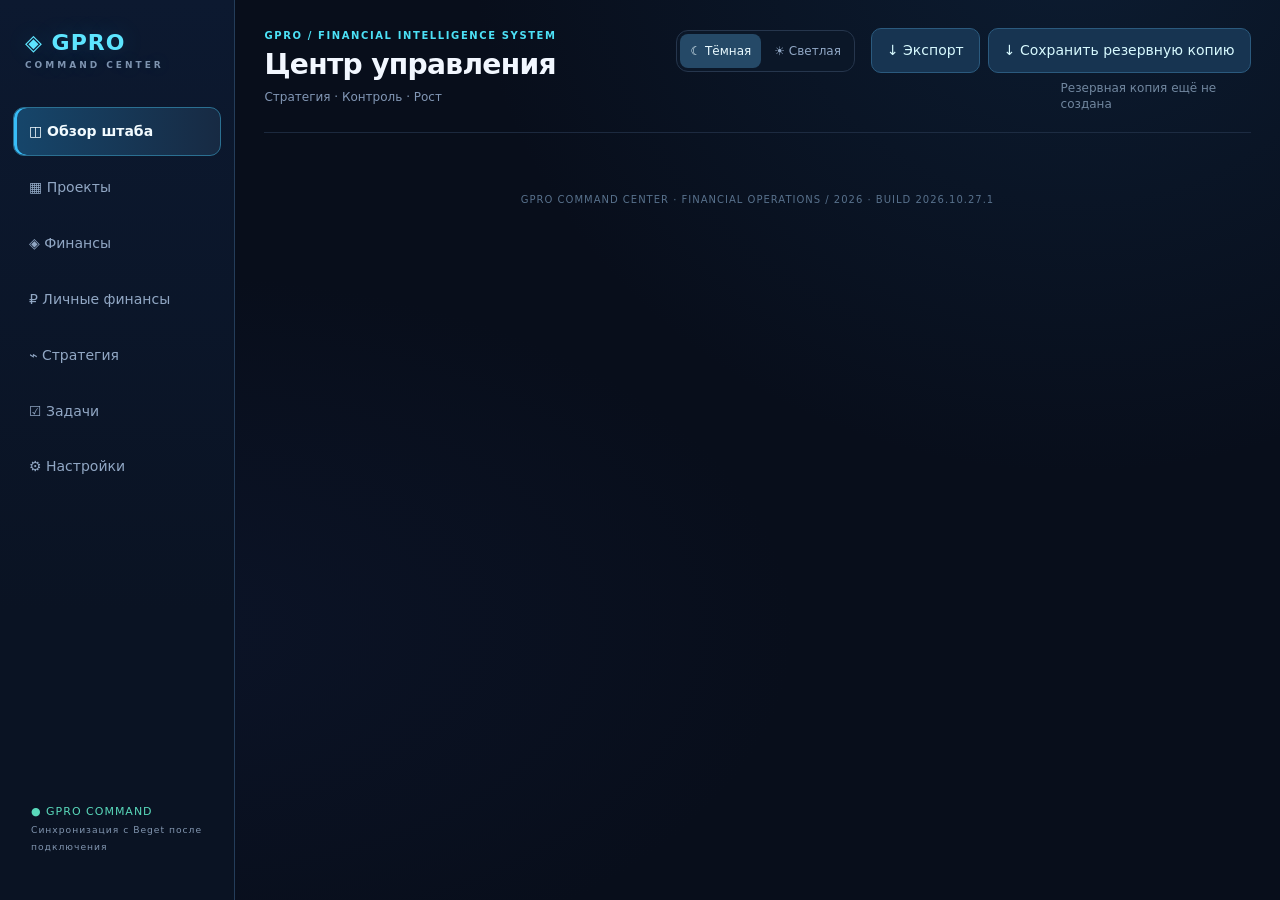
<file: index.html>
<!doctype html><html lang="ru"><head><meta charset="utf-8"><meta name="viewport" content="width=device-width,initial-scale=1"><meta name="theme-color" content="#080e1b"><script>try{document.documentElement.dataset.theme=localStorage.getItem("gpro-ui-theme")==="light"?"light":"dark"}catch{document.documentElement.dataset.theme="dark"}</script><title>GPRO · Command Center</title><link rel="stylesheet" href="command.css?v=20261027-1"></head><body><aside><div class="logo">◈ GPRO <small>COMMAND CENTER</small></div><nav><button data-view="overview" class="active">◫ Обзор штаба</button><button data-view="projects">▦ Проекты</button><button data-view="finance">◈ Финансы</button><button data-view="personalFinance">₽ Личные финансы</button><button data-view="strategy">⌁ Стратегия</button><button data-view="tasks">☑ Задачи</button><button data-view="settings">⚙ Настройки</button></nav><div class="sidefoot">● GPRO COMMAND<br><small>Синхронизация с Beget после подключения</small></div></aside><main><header><div><div class="eyebrow">GPRO / FINANCIAL INTELLIGENCE SYSTEM</div><h1 id="title">Центр управления</h1><p id="subtitle">Стратегия · Контроль · Рост</p></div><div class="header-actions"><div class="theme-switch" role="group" aria-label="Тема оформления"><button type="button" data-theme-choice="dark" aria-pressed="true">☾ Тёмная</button><button type="button" data-theme-choice="light" aria-pressed="false">☀ Светлая</button></div><span id="clock"></span><button id="export">↓ Экспорт</button></div></header><section id="app"></section><footer>GPRO COMMAND CENTER · FINANCIAL OPERATIONS / 2026 · BUILD 2026.10.27.1</footer></main><script src="backup.js?v=20261027-1" defer></script><script src="server-sync.js?v=20261027-1" defer></script><script type="module" src="bootstrap.js?v=20261027-1"></script></body></html>
</file>
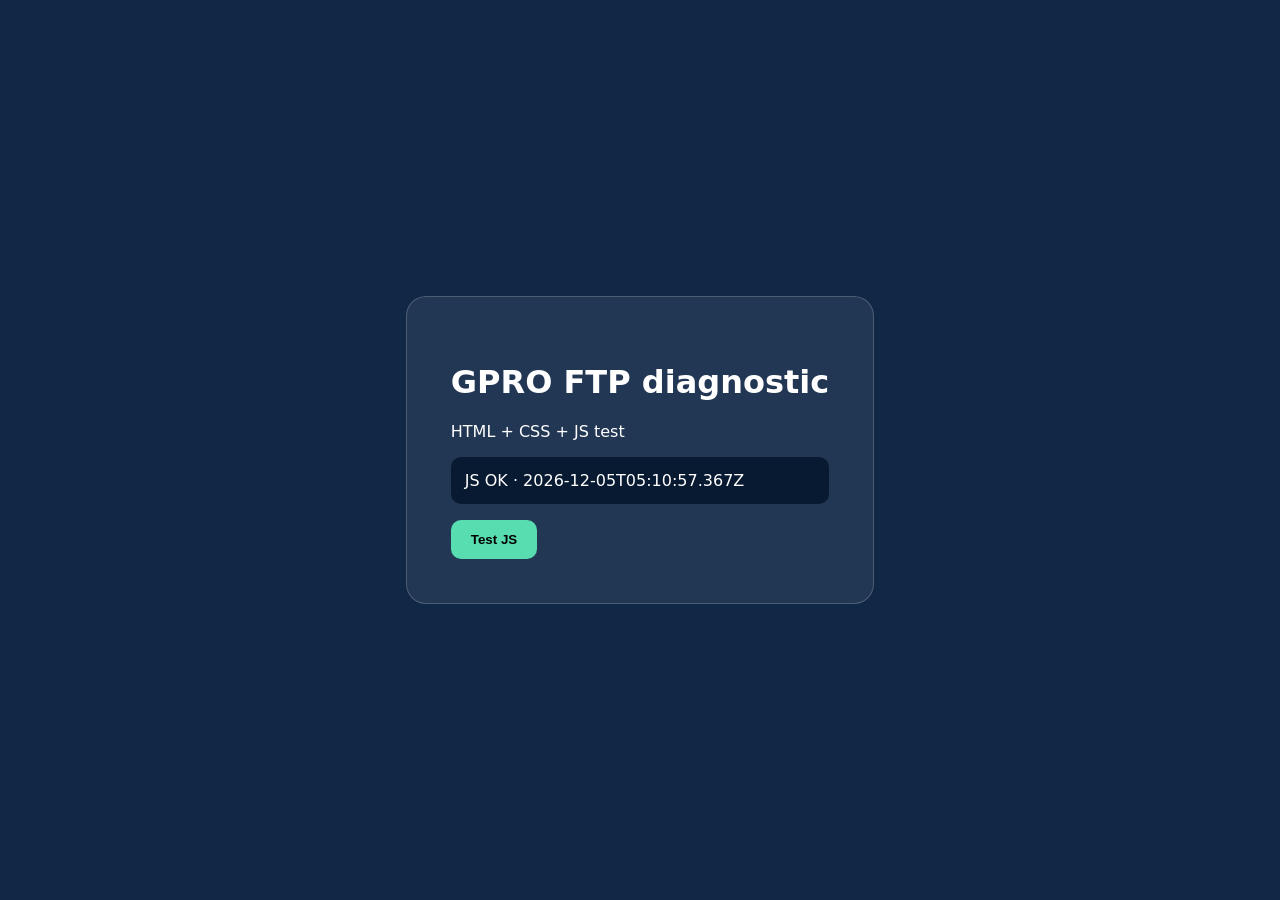
<file: gpro-ftp-diagnostic/index.html>
<!doctype html><html lang="ru"><head><meta charset="utf-8"><title>GPRO FTP diagnostic</title><link rel="stylesheet" href="style.css"></head><body><main><h1>GPRO FTP diagnostic</h1><p>HTML + CSS + JS test</p><output id="result">JS not loaded</output><button id="btn">Test JS</button></main><script src="app.js"></script></body></html>
</file>
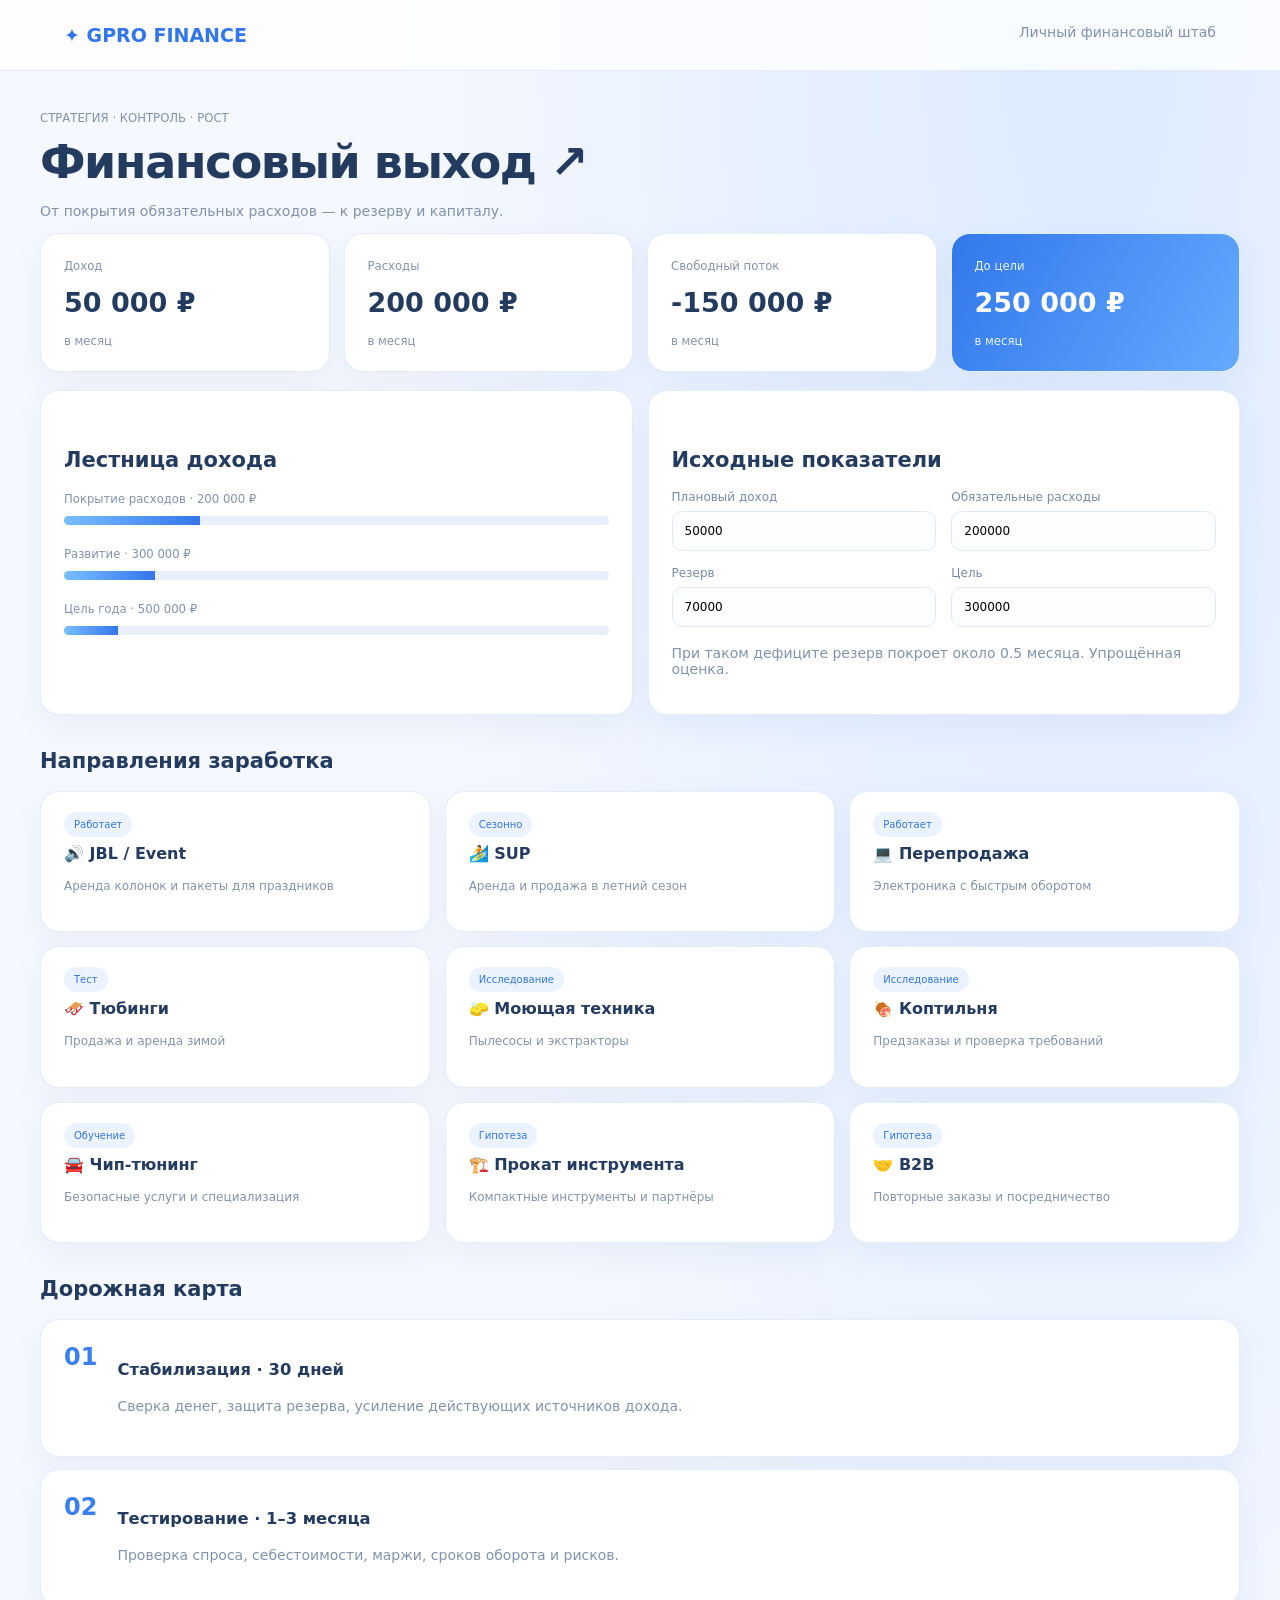
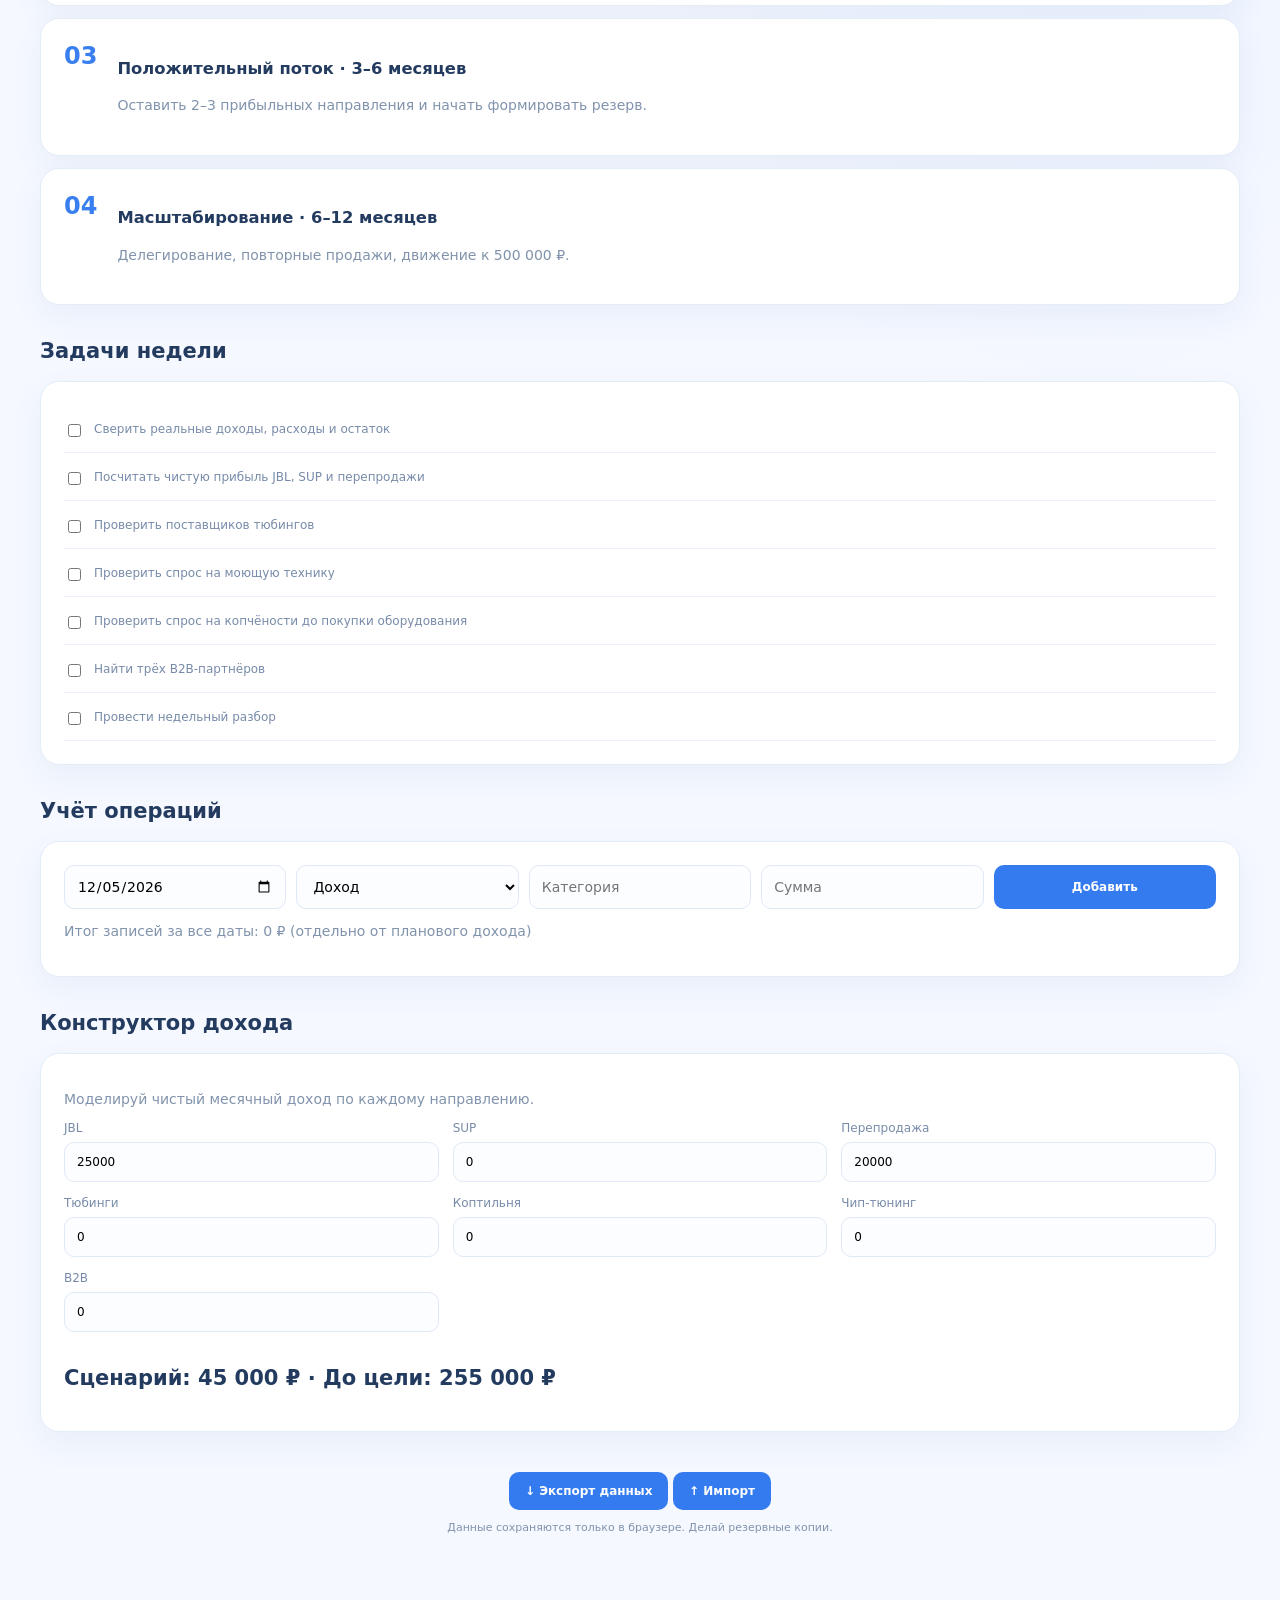
<file: legacy-v1/index.html>
<!doctype html><html lang="ru"><meta charset="utf-8"><meta name="viewport" content="width=device-width,initial-scale=1"><title>GPRO Finance</title><link rel="stylesheet" href="styles.css"><header><b>✦ GPRO FINANCE</b><span>Личный финансовый штаб</span></header><main><small>СТРАТЕГИЯ · КОНТРОЛЬ · РОСТ</small><h1>Финансовый выход ↗</h1><p>От покрытия обязательных расходов — к резерву и капиталу.</p><section class="grid" id="stats"></section><section class="two"><article><h2>Лестница дохода</h2><div id="steps"></div></article><article><h2>Исходные показатели</h2><div class="two" id="settings"></div><p id="runway"></p></article></section><h2>Направления заработка</h2><section class="grid three" id="projects"></section><h2>Дорожная карта</h2><section id="roadmap"></section><h2>Задачи недели</h2><article id="tasks"></article><h2>Учёт операций</h2><article><form id="form"><input type="date" id="date" required><select id="type"><option value="income">Доход</option><option value="expense">Расход</option></select><input id="category" placeholder="Категория" required><input id="amount" type="number" min="1" placeholder="Сумма" required><button>Добавить</button></form><p id="journalTotal"></p><div id="journal"></div></article><h2>Конструктор дохода</h2><article><p>Моделируй чистый месячный доход по каждому направлению.</p><div class="grid three" id="scenario"></div><h2 id="scenarioTotal"></h2></article><footer><button onclick="backup()">↓ Экспорт данных</button> <label class="upload">↑ Импорт <input type="file" id="import" accept=".json" hidden></label><p>Данные сохраняются только в браузере. Делай резервные копии.</p></footer></main><script src="app.js"></script></html>
</file>
<file: command.css>
:root{color-scheme:dark;--bg:#080e1b;--panel:#111b2d;--line:#26364d;--text:#e5efff;--muted:#8297b5;--cyan:#4ce1f6;--blue:#4e88ff}*{box-sizing:border-box}body{margin:0;background:radial-gradient(ellipse at 85% 5%,#152d4c 0,transparent 40%),var(--bg);font:14px system-ui,Segoe UI,Arial;color:var(--text);display:flex;min-height:100vh}aside{width:235px;position:sticky;top:0;height:100vh;flex-shrink:0;background:#0b1323;border-right:1px solid var(--line);padding:26px 13px;display:flex;flex-direction:column}.logo{font-weight:900;font-size:22px;letter-spacing:1px;color:var(--cyan);padding:5px 12px 36px}.logo small{display:block;font-size:9px;letter-spacing:3px;color:#7e94b0;margin-top:6px}nav{display:grid;gap:7px}nav button{border:1px solid transparent;background:none;text-align:left;color:#91a7c4;padding:14px 15px;border-radius:11px;cursor:pointer;font:inherit}nav button:hover,nav button.active{background:#172940;color:#dcf9ff;border-color:#28506c}.sidefoot{margin-top:auto;padding:18px;color:#59d8ba;font-size:11px;letter-spacing:1px}.sidefoot small{color:#8195af}main{min-width:0;flex:1;padding:34px clamp(18px,3vw,52px)}header{display:flex;justify-content:space-between;align-items:center;gap:20px;margin-bottom:30px}h1{font-size:clamp(28px,3.5vw,42px);letter-spacing:-1px;margin:6px 0}h2{font-size:20px;margin:30px 0 15px}h3{font-size:16px;margin:8px 0 15px}p,.muted{color:var(--muted);line-height:1.65}.eyebrow{font-size:10px;color:var(--cyan);letter-spacing:2.5px}.header-actions{display:flex;align-items:center;gap:12px;color:#8ba3bd}.grid{display:grid;grid-template-columns:repeat(4,minmax(0,1fr));gap:15px}.grid.three{grid-template-columns:repeat(3,minmax(0,1fr))}.two{display:grid;grid-template-columns:repeat(2,minmax(0,1fr));gap:16px}.card{background:linear-gradient(145deg,#152238,#0e1829);border:1px solid var(--line);border-radius:17px;padding:21px;min-width:0;box-shadow:0 15px 45px #0002}.metric strong{font-size:clamp(20px,2.5vw,32px);display:block;margin:15px 0 8px;letter-spacing:-1px}.metric small,.tiny{font-size:11px;color:var(--muted)}.accent{color:var(--cyan)}.warning{color:#ffbb79}.success{color:#65ddba}.pill{font-size:10px;color:#79dced;background:#1b3646;padding:6px 10px;border-radius:20px;display:inline-block}.project{cursor:pointer;transition:.2s}.project:hover{border-color:#4784b5;transform:translateY(-3px)}.project h3{margin-top:18px}.project p{font-size:12px}.bar{height:7px;background:#263950;border-radius:10px;overflow:hidden;margin:9px 0 18px}.bar i{height:100%;display:block;background:linear-gradient(90deg,#3a87ff,#53e3f6)}button{border:1px solid #2b5a7e;border-radius:10px;background:#173451;color:#d8faff;padding:11px 15px;font:inherit;cursor:pointer}button:hover{background:#245075}.primary{background:#2778c4;color:white}.row{display:flex;align-items:center;justify-content:space-between;gap:12px}.row.wrap{flex-wrap:wrap}.stack{display:grid;gap:12px}.field{display:block;color:#93a9c3;font-size:12px}input,textarea,select{display:block;background:#0c1627;color:#e7f4ff;border:1px solid #2b405c;border-radius:9px;padding:12px;width:100%;font:inherit;margin-top:7px}textarea{min-height:110px;resize:vertical}.formgrid{display:grid;grid-template-columns:repeat(2,minmax(0,1fr));gap:12px}.task{display:flex;gap:12px;padding:13px 0;border-bottom:1px solid #24364b;align-items:center}.task input{width:auto;margin:0;accent-color:#40cde7}.table{overflow:auto}table{border-collapse:collapse;width:100%;min-width:520px}td,th{text-align:left;padding:13px;border-bottom:1px solid #24364b;font-size:12px}th{color:#8198b6}.tabs{display:flex;gap:8px;flex-wrap:wrap;margin-bottom:17px}.tabs button.active{background:#205179;color:#fff}.road{display:flex;gap:16px;padding:15px 0;border-bottom:1px solid #24364b}.road b{color:var(--cyan);font-size:22px}.empty{padding:20px;color:#8fa3bf;border:1px dashed #38506b;border-radius:12px}footer{text-align:center;color:#58718c;font-size:10px;letter-spacing:1px;padding:55px 0 15px}@media(max-width:1000px){.grid,.grid.three{grid-template-columns:repeat(2,minmax(0,1fr))}.two{grid-template-columns:1fr}}@media(max-width:680px){body{display:block}aside{width:100%;height:auto;position:static;padding:12px}.logo{padding:6px 8px 12px;font-size:18px}nav{display:flex;overflow:auto}nav button{white-space:nowrap;padding:10px}.sidefoot{display:none}main{padding:20px 13px}header{align-items:start}.header-actions{flex-direction:column}#clock{font-size:11px}.formgrid{grid-template-columns:1fr}.card{padding:16px}}
/* Optional light palette: dark styles above are preserved unchanged. */
html[data-theme="light"]{color-scheme:light;--bg:#f1f5fc;--panel:#ffffff;--line:#d6e1ef;--text:#1a2c48;--muted:#647992;--cyan:#126fc4;--blue:#316fdb}
html[data-theme="light"] body{background:radial-gradient(ellipse at 85% 5%,#dceafd 0,transparent 45%),var(--bg);color:var(--text)}
html[data-theme="light"] aside{background:#fff;border-color:var(--line)}
html[data-theme="light"] .logo{color:#216ed2}
html[data-theme="light"] .logo small,html[data-theme="light"] .sidefoot small{color:#6e819c}
html[data-theme="light"] nav button{color:#506887}
html[data-theme="light"] nav button:hover,html[data-theme="light"] nav button.active{background:#e7f1ff;color:#1258ad;border-color:#bcd7f5}
html[data-theme="light"] .sidefoot{color:#198b76}
html[data-theme="light"] .card{background:linear-gradient(145deg,#fff,#f8fbff);border-color:#d9e4f2;box-shadow:0 12px 36px #345c8a12}
html[data-theme="light"] .accent,html[data-theme="light"] .road b{color:#146ac7}
html[data-theme="light"] .warning{color:#bd5e12}
html[data-theme="light"] .success{color:#16846c}
html[data-theme="light"] .pill{background:#e3f1ff;color:#155eaa}
html[data-theme="light"] .project:hover{border-color:#5e9bdb}
html[data-theme="light"] .bar{background:#e4ecf6}
html[data-theme="light"] button{background:#eaf3ff;color:#165a9e;border-color:#bfd7f1}
html[data-theme="light"] button:hover{background:#d9eaff}
html[data-theme="light"] button.primary{background:#2778c4;color:#fff}
html[data-theme="light"] .tabs button.active{background:#286db9;color:#fff}
html[data-theme="light"] input,html[data-theme="light"] textarea,html[data-theme="light"] select{background:#fff;color:#1d3555;border-color:#cbd9ea}
html[data-theme="light"] .field,html[data-theme="light"] .header-actions{color:#5e7694}
html[data-theme="light"] .task,html[data-theme="light"] td,html[data-theme="light"] th,html[data-theme="light"] .road{border-color:#e1e9f4}
html[data-theme="light"] th{color:#627d9d}
html[data-theme="light"] .empty{border-color:#bcd2e8;color:#627a95}
html[data-theme="light"] footer{color:#8499b1}
.theme-switch{display:flex;gap:3px;padding:3px;border:1px solid var(--line);border-radius:12px;background:#0b1728;white-space:nowrap}
.theme-switch button{font-size:12px;padding:8px 10px;background:transparent;border:0;color:#91a8c6;border-radius:8px}
.theme-switch button[aria-pressed="true"]{background:#254967;color:#eafaff}
html[data-theme="light"] .theme-switch{background:#e5eef9;border-color:#cbdced}
html[data-theme="light"] .theme-switch button{background:transparent;color:#5c7391;border:0}
html[data-theme="light"] .theme-switch button[aria-pressed="true"]{background:#fff;color:#145ba8;box-shadow:0 2px 7px #2b578c18}
@media(max-width:680px){.theme-switch button{padding:7px 8px;font-size:11px}.header-actions{gap:7px}}

/* Portfolio extensions */
.goal{padding:17px;border:1px solid var(--line);border-radius:12px;margin-top:14px}
.goal form{margin-top:12px}
.task{justify-content:space-between}
.task label{display:flex;align-items:center;gap:9px;flex:1;min-width:0}
.task label input{width:auto;margin:0;flex:none}
.task .tiny{flex:none}
.card a{color:var(--cyan);overflow-wrap:anywhere}
#app .tabs{margin:18px 0}
#app .tabs button.active{border-color:var(--cyan)}
#app textarea{min-height:160px;margin-bottom:14px}
@media(max-width:680px){.task{flex-wrap:wrap}.task .tiny{margin-left:25px}.goal{padding:12px}}


/* GPRO 2026: refined light theme and responsive workstation */
html[data-theme="light"] {
  --bg:#e8eef5;--panel:#f6f9fd;--line:#c9d8e8;--text:#172d46;
  --muted:#526c87;--cyan:#087eae;--blue:#245fba;
}
html[data-theme="light"] body {
  background:radial-gradient(ellipse at 85% 0%,#c2e0ed 0,transparent 42%),
             radial-gradient(ellipse at 10% 80%,#d7e4f3 0,transparent 50%),#e8eef5;
}
html[data-theme="light"] aside {
  background:linear-gradient(180deg,#dceaf2,#edf2f8 62%,#e4edf5);
  border-right:1px solid #bfd2e2;
}
html[data-theme="light"] .logo {color:#116c9c}
html[data-theme="light"] nav button {color:#395876}
html[data-theme="light"] nav button:hover,
html[data-theme="light"] nav button.active {
  background:linear-gradient(100deg,#c7e4f2,#dcecf9);
  border-color:#9cc5db;color:#134d78;
}
html[data-theme="light"] .card {
  background:linear-gradient(145deg,#f7fafc,#eaf2f9);
  border:1px solid #c5d8e6;
  box-shadow:0 9px 28px #35577a14, inset 0 1px #fff;
}
html[data-theme="light"] .card:hover {border-color:#a6c9df}
html[data-theme="light"] .eyebrow {color:#147b9f}
html[data-theme="light"] .accent,html[data-theme="light"] .road b {color:#0876a9}
html[data-theme="light"] .pill {background:#d3e9f0;color:#135b7c}
html[data-theme="light"] button {background:#dbeaf4;color:#174f7d;border-color:#b1cbdf}
html[data-theme="light"] button:hover {background:#cce3f3}
html[data-theme="light"] button.primary {background:linear-gradient(110deg,#157aaf,#2b66c2);border-color:#216cb3;color:white}
html[data-theme="light"] input,html[data-theme="light"] textarea,html[data-theme="light"] select {
  background:#f7fafc;border-color:#b8cedf;color:#193953;
}
html[data-theme="light"] .theme-switch {background:#d5e4ef;border-color:#b9cfdf}
html[data-theme="light"] .theme-switch button[aria-pressed="true"] {
  background:#f5fafc;color:#125b83;box-shadow:0 2px 8px #315d7e24;
}
.sync-status {font-size:12px;line-height:1.4;max-width:260px;overflow-wrap:anywhere}
.sync-status[data-status="error"] {color:#ffb28e}
.sync-status[data-status="ok"] {color:#65ddba}
.sync-status[data-status="pending"] {color:#b9d8fa}
html[data-theme="light"] .sync-status[data-status="error"] {color:#a84625}
html[data-theme="light"] .sync-status[data-status="ok"] {color:#13745d}
html[data-theme="light"] .sync-status[data-status="pending"] {color:#286b9b}
button:focus-visible,input:focus-visible,textarea:focus-visible,select:focus-visible {
  outline:2px solid var(--cyan);outline-offset:3px;
}
@media(max-width:1100px) {
  header {align-items:flex-start;flex-wrap:wrap}
  .header-actions {flex-wrap:wrap;justify-content:flex-start;min-width:0}
  .header-actions button {min-height:40px}
}
@media(max-width:680px) {
  body {overflow-x:hidden}
  aside {position:sticky;top:0;z-index:20;padding:10px 10px 8px;border-bottom:1px solid var(--line)}
  nav {gap:5px;scrollbar-width:thin;padding-bottom:3px}
  nav button {min-height:40px;font-size:12px;flex-shrink:0}
  main {padding:18px 12px 28px}
  header {display:grid;gap:12px;margin-bottom:20px}
  header h1 {font-size:clamp(25px,7vw,34px)}
  .header-actions {display:flex;flex-direction:row;flex-wrap:wrap;align-items:center;gap:7px;width:100%}
  .header-actions button {padding:9px 10px;font-size:12px}
  .theme-switch {order:0}
  #clock {order:1}
  .sync-status {order:3;flex:1 1 100%;max-width:none;font-size:11px}
  .sync-button {order:2}
  #gproBackupNow {order:4}
  #gproBackupStatus {order:5;max-width:none!important}
  .grid,.grid.three {grid-template-columns:repeat(2,minmax(0,1fr));gap:9px}
  .card {padding:13px;border-radius:13px}
  .grid .card h2 {font-size:clamp(17px,4.5vw,24px);overflow-wrap:anywhere}
  .two {gap:11px}
  .row {flex-wrap:wrap}
  .tabs {overflow-x:auto;flex-wrap:nowrap;scrollbar-width:thin;padding-bottom:5px}
  .tabs button {flex-shrink:0}
  .task {align-items:flex-start;gap:8px}
  .task label {overflow-wrap:anywhere}
  table {min-width:480px}
  .table {max-width:100%;-webkit-overflow-scrolling:touch}
  input,select,textarea {font-size:16px}
}
@media(max-width:380px) {
  .grid,.grid.three {grid-template-columns:1fr}
  .theme-switch button {font-size:11px;padding:7px}
}
@media(prefers-reduced-motion:reduce) {
  *,*::before,*::after {scroll-behavior:auto!important;transition-duration:0.01ms!important}
}

.gpro-conflict-overlay{position:fixed;inset:0;z-index:9999;background:#07101bc9;display:flex;align-items:center;justify-content:center;padding:12px}
.gpro-conflict-dialog{width:min(860px,100%);max-height:92dvh;overflow:auto;background:var(--panel);color:var(--text);border:1px solid var(--line);border-radius:16px;padding:20px}
.gpro-conflict-item{border:1px solid var(--line);border-radius:12px;padding:12px;margin:12px 0}
.gpro-conflict-item strong{overflow-wrap:anywhere}
.gpro-conflict-previews{display:grid;grid-template-columns:repeat(2,minmax(0,1fr));gap:10px}
.gpro-conflict-previews pre{white-space:pre-wrap;overflow-wrap:anywhere;max-height:150px;overflow:auto;font-size:12px;padding:10px;border:1px solid var(--line);border-radius:8px}
.gpro-conflict-actions{display:flex;gap:10px;justify-content:flex-end;flex-wrap:wrap}
.sync-recovery[hidden]{display:none!important}
@media(max-width:680px){.gpro-conflict-previews{grid-template-columns:1fr}.gpro-conflict-dialog{padding:12px;max-height:96dvh}.gpro-conflict-actions button{flex:1 1 100%}}

/* Portfolio and task discovery */
.gpro-filterbar{display:flex;align-items:end;gap:12px;flex-wrap:wrap;margin:18px 0;padding:14px;border:1px solid var(--line);border-radius:14px;background:var(--panel)}
.gpro-filterbar label{display:flex;flex:1 1 170px;min-width:0;flex-direction:column;gap:6px;font-size:13px}
.gpro-filterbar label:first-child{flex:2 1 250px}
.gpro-filterbar input,.gpro-filterbar select{width:100%;min-width:0;box-sizing:border-box}
@media(max-width:650px){.gpro-filterbar{gap:10px;padding:10px}.gpro-filterbar label{flex:1 1 140px}.gpro-filterbar label:first-child{flex:1 1 100%}}

/* Task planner controls */
.gpro-task-item{display:flex;align-items:center;justify-content:space-between;gap:12px;flex-wrap:wrap}
.gpro-task-item>label{flex:1 1 220px;min-width:0}
.gpro-task-meta{display:flex;align-items:center;justify-content:flex-end;flex-wrap:wrap;gap:8px}
.gpro-task-meta select,.gpro-task-meta input[type=date]{width:auto;max-width:155px;min-width:110px;padding:7px;font-size:12px}
.gpro-overdue{color:#e35d5d;font-weight:700;font-size:12px}
@media(max-width:650px){.gpro-task-meta{width:100%;justify-content:flex-start}.gpro-task-meta select,.gpro-task-meta input[type=date]{flex:1 1 125px}}

/* Quick task entry */
.gpro-quicktask{display:grid;grid-template-columns:minmax(0,1.3fr) minmax(0,1fr) minmax(0,1fr);gap:10px}
.gpro-quicktask label{display:flex;flex-direction:column;gap:5px;font-size:12px;min-width:0}
.gpro-quicktask input,.gpro-quicktask select{width:100%;min-width:0;box-sizing:border-box}
@media(max-width:700px){.gpro-quicktask{grid-template-columns:1fr 1fr}.gpro-quicktask label:first-child{grid-column:1/-1}}

/* Planner layout refinements */
.gpro-task-create{margin:14px 0 18px}
.gpro-task-create>.card{max-width:none}
.gpro-task-create .stack{display:grid;gap:12px}
.gpro-task-create h3{margin:0 0 14px}
.gpro-task-create .stack>button{justify-self:start;min-width:180px}
.gpro-task-item{display:grid;grid-template-columns:minmax(0,1fr) auto;gap:12px;min-height:52px}
.gpro-task-title{display:flex;align-items:center;gap:9px;min-width:0;text-align:left;line-height:1.45;overflow-wrap:anywhere}
.gpro-task-title input{flex:none}
.gpro-task-meta{display:flex;gap:8px;align-items:center;justify-content:flex-end;min-width:0}
.gpro-task-meta>.tiny{max-width:145px;overflow:hidden;text-overflow:ellipsis;white-space:nowrap}
.gpro-delete-task{flex:none;display:inline-flex;align-items:center;justify-content:center;min-width:34px;min-height:34px;padding:5px 9px;border:1px solid var(--line);border-radius:9px;background:transparent;color:var(--text);opacity:.7;cursor:pointer}
.gpro-delete-task:hover,.gpro-delete-task:focus-visible{opacity:1;color:#f78d8d;border-color:#f78d8d}
@media(max-width:850px){.gpro-task-item{grid-template-columns:1fr}.gpro-task-meta{justify-content:flex-start;padding-left:24px;flex-wrap:wrap}.gpro-task-meta>.tiny{max-width:100%}}
@media(max-width:550px){.gpro-task-create .stack>button{width:100%}.gpro-task-meta{padding-left:0}.gpro-task-meta select,.gpro-task-meta input[type=date]{flex:1 1 110px;min-width:0;max-width:none}.gpro-delete-task{margin-left:auto}}

/* GPRO visual system v2: clearer hierarchy and responsive density */
:root{--gpro-radius:15px;--gpro-space:16px}
main{min-width:0;width:100%;max-width:none}
header{gap:18px;min-width:0}
header>div:first-child{min-width:0;flex:1 1 240px}
header h1{font-size:clamp(25px,2.5vw,38px);line-height:1.16;letter-spacing:-.035em;overflow-wrap:normal}
.header-actions{gap:8px;max-width:100%}
.header-actions button{white-space:normal}
#app{min-width:0}
#app>.grid,#app>.two{margin-bottom:18px}
.card{min-width:0;border-radius:var(--gpro-radius)}
.card h3{line-height:1.35;overflow-wrap:anywhere}
.grid,.grid.three,.two{min-width:0}
.grid>* ,.two>*{min-width:0}
.project{display:flex;flex-direction:column;gap:10px}
.project h3{margin:4px 0 0}
.project>p{margin:0}
.project>.row:last-child{margin-top:auto!important;padding-top:10px}
.gpro-filterbar{margin:14px 0;gap:10px}
.gpro-task-create{margin:12px 0 16px}
.gpro-task-item{padding:10px 0}
.gpro-task-item+.gpro-task-item{border-top:1px solid var(--line)}
.gpro-task-item>label{font-size:14px}
button,select,input[type="checkbox"]{cursor:pointer}
input:disabled,select:disabled,button:disabled{cursor:not-allowed}
@media(min-width:1101px){header{display:flex;align-items:flex-start;justify-content:space-between}header>div:first-child{flex:0 1 320px}.header-actions{flex:1 1 auto;justify-content:flex-end}}
@media(min-width:681px) and (max-width:1250px){header{flex-wrap:wrap}.header-actions{justify-content:flex-start}}
@media(max-width:680px){header>div:first-child{width:100%}.header-actions{gap:6px}.header-actions button{min-height:38px}.grid.three{grid-template-columns:repeat(2,minmax(0,1fr))}.gpro-task-item{gap:7px}}
@media(max-width:430px){.grid.three{grid-template-columns:1fr}.gpro-filterbar label{flex:1 1 100%}}

/* Stage 1 · coherent visual design. Presentation only; no storage or API changes. */
:root{--gpro-focus:#64c9ff;--gpro-shadow:0 12px 30px rgba(0,0,0,.11)}
html{scroll-behavior:smooth}
body{font-size:14px;line-height:1.5}
main{padding:28px clamp(16px,2.3vw,38px) 24px}
header{margin-bottom:24px}
header h1{max-width:100%;font-size:clamp(26px,2.2vw,36px);letter-spacing:-.025em}
header #subtitle{margin:5px 0 0;font-size:12px}
.eyebrow{font-weight:700;letter-spacing:1.6px}
.card{box-shadow:var(--gpro-shadow);padding:clamp(15px,1.35vw,21px)}
#app h2{margin:23px 0 13px;font-size:clamp(17px,1.5vw,21px);line-height:1.3}
#app h3{margin:7px 0 12px}
#app .card>h2:first-child,#app .card>h3:first-child{margin-top:0}
#app .grid{gap:13px}
#app .two{gap:13px}
nav button{transition:background .15s ease,border-color .15s ease,color .15s ease}
nav button.active{font-weight:650}
button{transition:background .15s ease,border-color .15s ease}
button:focus-visible,input:focus-visible,select:focus-visible,textarea:focus-visible,nav button:focus-visible{outline:2px solid var(--gpro-focus);outline-offset:2px}
input,select,textarea{max-width:100%}
input[type="date"]{min-width:0}
.gpro-task-title{font-weight:500}
.gpro-task-item{min-height:48px}
.gpro-task-item .gpro-task-meta{gap:7px}
.gpro-task-item .gpro-task-meta select,.gpro-task-item .gpro-task-meta input[type="date"]{margin-top:0}
.gpro-task-item .gpro-task-meta>.tiny{max-width:170px}
.gpro-delete-task{transition:opacity .15s ease,border-color .15s ease}
footer{padding:35px 0 12px}
html[data-theme="light"] .card{box-shadow:0 8px 25px rgba(27,54,93,.055)}
html[data-theme="light"] .gpro-filterbar{background:#f8fbff}
@media(min-width:1101px){header>div:first-child{flex:0 1 340px}.header-actions{flex-wrap:wrap;row-gap:7px}#clock{white-space:nowrap}}
@media(max-width:1000px){main{padding:22px 16px}.header-actions{flex-wrap:wrap}.grid{grid-template-columns:repeat(2,minmax(0,1fr))}}
@media(max-width:680px){main{padding:16px 12px 22px}header{flex-direction:column;align-items:stretch;gap:12px;margin-bottom:18px}.header-actions{flex-direction:row;align-items:center;justify-content:flex-start;flex-wrap:wrap}.header-actions>*{flex:0 1 auto}header h1{font-size:28px}nav{gap:5px;scrollbar-width:thin}nav button{padding:10px 12px}.card{padding:15px}.grid{gap:9px}.gpro-task-meta{padding-left:0}.gpro-task-meta>.tiny{width:100%;max-width:none}}
@media(max-width:430px){.grid{grid-template-columns:repeat(2,minmax(0,1fr))}.grid .card{padding:12px}.grid .card h2{font-size:17px}.header-actions button{padding:9px 10px}.gpro-quicktask{grid-template-columns:1fr}.gpro-quicktask label:first-child{grid-column:auto}}
@media(prefers-reduced-motion:reduce){html{scroll-behavior:auto}nav button,button,.gpro-delete-task{transition:none}}

/* Stage 1.2 — navigation, section rhythm, light/dark consistency */
aside{z-index:5}
.logo{line-height:1.1}
nav button{display:flex;align-items:center;min-height:44px;line-height:1.35}
nav button.active{box-shadow:inset 3px 0 0 var(--cyan)}
.sidefoot{line-height:1.6}
header{border-bottom:1px solid color-mix(in srgb,var(--line) 70%,transparent);padding-bottom:20px}
.header-actions{min-width:0}
.header-actions .theme-switch{flex-shrink:0}
#app>.grid:first-child .card{position:relative;overflow:hidden}
#app>.grid:first-child .card::before{content:"";position:absolute;inset:0 auto 0 0;width:3px;background:linear-gradient(180deg,var(--cyan),var(--blue));opacity:.8}
#app>.grid:first-child .card h2{margin:10px 0 0;font-variant-numeric:tabular-nums}
#app .card p:last-child{margin-bottom:0}
#app .card .tiny{line-height:1.55}
#app .project{transition:transform .16s ease,border-color .16s ease,box-shadow .16s ease}
#app .project:hover{box-shadow:0 15px 32px rgba(0,0,0,.16)}
#app .project:focus-within{border-color:var(--cyan)}
#app .tabs{gap:7px}
#app .tabs button{padding:9px 12px}
#app .gpro-filterbar{border-radius:var(--gpro-radius)}
#app .gpro-filterbar label{line-height:1.4}
#app .gpro-task-item:last-child{border-bottom:0}
#app .empty{line-height:1.65}
#app .table{border-radius:12px}
#app table{font-variant-numeric:tabular-nums}
#app th{font-weight:650}
#app tbody tr:hover{background:color-mix(in srgb,var(--cyan) 4%,transparent)}
html[data-theme="light"] header{border-color:#dce6f3}
html[data-theme="light"] #app .project:hover{box-shadow:0 14px 30px rgba(39,77,120,.10)}
html[data-theme="light"] #app tbody tr:hover{background:#f0f7ff}
@media(max-width:1000px){aside{width:205px}.logo{padding-left:8px;padding-right:8px}nav button{padding:12px}}
@media(max-width:680px){
  aside{position:sticky;top:0;width:100%;z-index:50;padding:9px 12px 7px;box-shadow:0 5px 20px rgba(0,0,0,.13)}
  .logo{font-size:16px;padding:3px 4px 9px;letter-spacing:.6px}
  .logo small{display:inline;margin-left:9px;letter-spacing:1.3px;font-size:8px}
  nav{display:flex;overflow-x:auto;overscroll-behavior-x:contain;scroll-snap-type:x proximity;padding-bottom:3px}
  nav button{flex:0 0 auto;scroll-snap-align:start;min-height:38px;padding:8px 11px;font-size:12px}
  nav button.active{box-shadow:inset 0 -2px 0 var(--cyan)}
  header{padding-bottom:14px}
  #app .project:hover{transform:none}
  #app .tabs button{padding:8px 10px}
}
@media(max-width:430px){.logo small{font-size:7px}#app>.grid:first-child .card h2{font-size:18px}}
@media(prefers-reduced-motion:reduce){#app .project{transition:none}}

/* Stage 1.3: shared form and table design across projects, finance and tasks */
:root{--gpro-control-height:42px}
#app :is(input:not([type="checkbox"]),select,textarea){min-width:0;max-width:100%;border-radius:10px;border:1px solid var(--line);background:var(--panel);color:var(--text);box-shadow:inset 0 1px 2px rgba(0,0,0,.04);transition:border-color .15s ease,box-shadow .15s ease}
#app :is(input:not([type="checkbox"]),select){min-height:var(--gpro-control-height);padding:9px 11px}
#app textarea{padding:11px 12px;line-height:1.55}
#app :is(input:not([type="checkbox"]),select,textarea):focus{border-color:var(--cyan);box-shadow:0 0 0 3px color-mix(in srgb,var(--cyan) 15%,transparent)}
#app :is(input,textarea)::placeholder{color:var(--muted);opacity:.8}
#app .field{display:block;font-weight:550;line-height:1.5}
#app .field :is(input,select,textarea){font-weight:400}
#app .formgrid{gap:14px}
#app .stack{gap:13px}
#app button{min-height:38px;line-height:1.3}
#app .primary{font-weight:650}
#app .row.wrap{row-gap:10px}
#app .table{max-width:100%;border:1px solid var(--line);border-radius:12px;overflow-x:auto}
#app table{width:100%;min-width:520px}
#app th{padding:12px 14px;background:color-mix(in srgb,var(--panel) 78%,var(--bg));white-space:nowrap}
#app td{padding:12px 14px;line-height:1.45}
#app td:first-child,#app th:first-child{padding-left:16px}
#app tr:last-child td{border-bottom:0}
#app .bar{margin:11px 0 15px}
#app .pill{font-weight:650;line-height:1.3}
#app .gpro-filterbar{padding:13px 15px}
#app .gpro-filterbar input,#app .gpro-filterbar select{margin-top:0}
#app .gpro-quicktask input,#app .gpro-quicktask select{margin-top:0}
html[data-theme="light"] #app :is(input:not([type="checkbox"]),select,textarea){background:#fff;border-color:#cbd9ea;color:#1d3555}
html[data-theme="light"] #app :is(input:not([type="checkbox"]),select,textarea):focus{border-color:#2479d1}
html[data-theme="light"] #app th{background:#f5f9fe}
@media(max-width:680px){#app .formgrid{grid-template-columns:1fr}#app .gpro-filterbar{padding:11px}#app .table{margin-inline:0}#app th,#app td{padding:10px 11px}#app button{min-height:42px}}
@media(prefers-reduced-motion:reduce){#app :is(input:not([type="checkbox"]),select,textarea){transition:none}}

/* Stage 1.4 — final visual consistency, contrast and compact layouts */
#app .project{position:relative;min-height:215px}
#app .project>.row:first-child{align-items:flex-start}
#app .project h3{font-size:17px;line-height:1.35;letter-spacing:-.01em}
#app .project .accent{font-variant-numeric:tabular-nums}
#app .project .row:last-child{gap:8px;flex-wrap:wrap}
#app .project .row:last-child button:first-child{flex:1 1 auto}
#app .project .row:last-child button:last-child{flex:0 0 auto}
#app .grid.three>.card:not(.project){display:flex;flex-direction:column;align-items:flex-start;gap:6px}
#app .grid.three>.card:not(.project) h2{margin:4px 0;font-size:clamp(17px,1.6vw,22px)}
#app .grid.three>.card:not(.project) h3{margin:5px 0}
#app .grid.three>.card:not(.project) button{margin-top:auto}
#app .two>.card{min-width:0}
#app .task{min-width:0}
#app .task label{overflow-wrap:anywhere}
#app .task .tiny{line-height:1.5}
#app .road{min-width:0}
#app .road>div{min-width:0}
#app .road p{overflow-wrap:anywhere}
#app .gpro-filterbar{align-items:end}
#app .gpro-filterbar label{color:var(--muted);font-size:12px;font-weight:600}
#app .gpro-filterbar :is(input,select){color:var(--text);font-weight:400}
#app .empty{background:color-mix(in srgb,var(--panel) 65%,transparent)}
#app .pill{white-space:normal;overflow-wrap:anywhere}
#app .card :is(h2,h3,p){overflow-wrap:break-word}
#app :is(button,input,select,textarea){font-size:inherit}
#app button:disabled{opacity:.55}
#app button:focus-visible{outline:2px solid var(--cyan);outline-offset:2px}
html[data-theme="light"] #app .empty{background:#f8fbff}
@media(min-width:1200px){#app .grid.three{gap:15px}}
@media(max-width:1000px){#app .project{min-height:0}}
@media(max-width:680px){#app .grid.three{grid-template-columns:repeat(2,minmax(0,1fr))}#app .grid.three>.card:not(.project){gap:5px}#app .project .row:last-child button{min-height:40px}#app .task{flex-wrap:wrap}}
@media(max-width:500px){#app .grid.three{grid-template-columns:1fr}#app .project .row:last-child button:first-child{flex:1 1 70%}#app .gpro-filterbar label{flex-basis:100%}}

/* Stage 2: project portfolio controls */
.gpro-bulkbar{display:flex;flex-wrap:wrap;align-items:center;gap:8px;padding:11px 13px;margin:12px 0;border:1px solid var(--line);border-radius:12px;background:var(--panel)}
.gpro-bulkbar>span{font-size:12px;font-weight:700;color:var(--muted);margin-right:auto}
.gpro-bulkbar button{min-height:36px;padding:8px 11px;font-size:12px}
.gpro-project-select{display:inline-flex;align-items:center;justify-content:center;cursor:pointer}
.gpro-project-select input{width:17px;height:17px;accent-color:var(--cyan)}
.gpro-project-actions{margin-top:auto;display:flex;flex-wrap:wrap;align-items:center;gap:7px}
.gpro-project-actions button{flex:1 1 auto;font-size:12px;min-height:36px}
.gpro-project-actions button:first-child{flex:2 1 115px}
.gpro-detail-actions{margin-bottom:14px}
.sr-only{position:absolute;width:1px;height:1px;padding:0;margin:-1px;overflow:hidden;clip:rect(0,0,0,0);white-space:nowrap;border:0}
@media(max-width:680px){.gpro-bulkbar{padding:10px;gap:6px}.gpro-bulkbar>span{flex:1 0 100%}.gpro-bulkbar button{flex:1 1 auto}.gpro-project-actions button{min-height:40px}}

/* Stage 3 planner: task edit and seven-day calendar */
.gpro-task-edit{min-width:34px;min-height:34px;border:1px solid var(--line);border-radius:9px;background:transparent;color:var(--text);cursor:pointer}
.gpro-task-edit:hover{border-color:var(--cyan);color:var(--cyan)}
.gpro-task-description{display:block;font-size:11px;color:var(--muted);font-weight:400;margin-top:3px;overflow-wrap:anywhere}
.gpro-task-views{margin:15px 0 4px}
.gpro-week-grid{display:grid;grid-template-columns:repeat(7,minmax(150px,1fr));gap:10px;overflow-x:auto;padding:3px 1px 15px}
.gpro-week-day{padding:12px;min-height:190px;display:flex;flex-direction:column;gap:8px}
.gpro-week-day h3{font-size:13px;margin:0 0 5px}
.gpro-week-entry{font-size:12px;line-height:1.4;border-left:3px solid var(--cyan);padding:7px 8px;background:color-mix(in srgb,var(--cyan) 7%,transparent);border-radius:5px;overflow-wrap:anywhere}
.gpro-week-entry small{display:block;color:var(--muted);margin-top:4px}
.gpro-week-day button{margin-top:auto;min-height:36px;font-size:12px}
@media(max-width:1000px){.gpro-week-grid{grid-template-columns:repeat(7,minmax(180px,1fr))}}
@media(max-width:680px){.gpro-week-grid{grid-template-columns:repeat(7,minmax(190px,1fr))}.gpro-task-meta select{max-width:100%}}


/* Personal finance: compact accounting workspace */
.pf-root{display:flex;flex-direction:column;gap:16px;min-width:0}
.pf-period{gap:10px;align-items:end}
.pf-period label{display:flex;flex-direction:column;gap:5px;font-size:12px;color:var(--muted)}
.pf-period input{min-height:40px;max-width:210px}
.pf-tabs{display:flex;flex-wrap:wrap;gap:6px}
.pf-kpis{grid-template-columns:repeat(4,minmax(0,1fr))}
.pf-stat h2{font-size:clamp(19px,2vw,29px);margin:10px 0;overflow-wrap:anywhere}
.pf-stat small{font-size:12px;color:var(--muted)}
.pf-history{padding:12px 0;border-bottom:1px solid var(--line)}
.pf-history .row{justify-content:space-between;gap:12px;font-size:13px}
.pf-bar{height:7px;margin-top:8px;border-radius:8px;background:color-mix(in srgb,var(--cyan) 10%,transparent);overflow:hidden}
.pf-bar i{display:block;height:100%;background:#36c69a;border-radius:8px}
.pf-bar.expense i{background:#f0747a}
.pf-history small{display:block;color:var(--muted);margin-top:5px}
.pf-table{max-width:100%;overflow-x:auto}
.pf-table table{width:100%;min-width:660px}
.pf-table td small{display:block;color:var(--muted);font-size:11px;max-width:180px;overflow-wrap:anywhere}
.pf-table td button{padding:6px 9px;margin-right:4px}
.pf-negative{color:#f0747a}
.pf-entry{display:flex;flex-direction:column;gap:14px}
.pf-entry label,.pf-simple{display:flex;flex-direction:column;gap:6px}
.pf-entry [hidden]{display:none!important}
.pf-simple{gap:10px}
.pf-simple button{align-self:flex-start}
.pf-root input,.pf-root select{max-width:100%;min-width:0}
.pf-root .card .row{margin:8px 0;justify-content:space-between}
.pf-root .table input[type=number]{width:130px}
@media(max-width:1100px){.pf-kpis{grid-template-columns:repeat(2,minmax(0,1fr))}}
@media(max-width:650px){.pf-kpis{grid-template-columns:repeat(2,minmax(0,1fr))}.pf-period button{flex:1 1 auto}.pf-stat{padding:12px}.pf-stat h2{font-size:20px}.pf-tabs button{flex:1 1 auto}}


/* GPRO Visual System 2.0 — semantic colour, restrained premium dashboard */
:root{--gpro-positive:#34d399;--gpro-negative:#fb7185;--gpro-goal:#fbbf24;--gpro-strategy:#a78bfa;--gpro-info:#38bdf8;--gpro-surface:#111e33;--gpro-softshadow:0 12px 34px #00000024}
body{background:radial-gradient(ellipse at 84% -9%,#153d654d,transparent 40%),radial-gradient(ellipse at 13% 70%,#15244b40,transparent 40%),var(--bg)}
aside{background:linear-gradient(180deg,#0c1930,#0a1323 68%);border-right-color:#243d5a}
.logo{color:#5de5ff;text-shadow:0 0 25px #39c8ff33}
nav button{transition:background .18s,border-color .18s,color .18s;position:relative}
nav button.active{background:linear-gradient(90deg,#16466b,#172a43);border-color:#2b7092;color:#f2fbff;box-shadow:inset 3px 0 0 var(--gpro-info)}
nav button:hover{border-color:#47779a}
.card{background:linear-gradient(150deg,#172941 0%,#101c30 68%,#101a2b 100%);border-color:#2a3c55;box-shadow:var(--gpro-softshadow);transition:border-color .18s,box-shadow .18s,transform .18s}
.card:hover{border-color:#3b5876}
h1,h2,h3{color:#f2f7ff}h1{letter-spacing:-1.4px}h2{letter-spacing:-.35px}
button{transition:background .17s,border-color .17s,transform .17s,box-shadow .17s}
button:hover{transform:translateY(-1px)}
button:focus-visible,input:focus-visible,select:focus-visible,textarea:focus-visible{outline:2px solid var(--gpro-info);outline-offset:2px}
button.primary,.primary{background:linear-gradient(110deg,#176fc7,#2d92d7);border-color:#3b9ce0;box-shadow:0 4px 15px #0e76d42a}
button.primary:hover{background:linear-gradient(110deg,#2384df,#38a8ee)}
input,select,textarea{transition:border-color .18s,box-shadow .18s}
input:focus,select:focus,textarea:focus{border-color:#38bdf8;box-shadow:0 0 0 3px #38bdf81a}
.tabs button.active{background:#164e7e;box-shadow:inset 0 -2px 0 #52c7ff}
table tbody tr{transition:background .15s}table tbody tr:hover{background:#52baff0b}
th{background:#13243a66;font-weight:650}
.gpro-kpi{position:relative;overflow:hidden;border-top:2px solid var(--gpro-info);min-height:115px}
.gpro-kpi:before{content:"";position:absolute;inset:0 0 auto auto;width:105px;height:105px;pointer-events:none;background:radial-gradient(circle,var(--kpi-glow,#38bdf819),transparent 70%)}
.gpro-kpi h2{font-size:clamp(20px,2.2vw,31px);margin:13px 0 4px;font-variant-numeric:tabular-nums;color:var(--kpi-color,#62d9ff)}
.gpro-kpi-income{--kpi-color:var(--gpro-positive);--kpi-glow:#34d39930;border-top-color:var(--gpro-positive)}
.gpro-kpi-expense{--kpi-color:var(--gpro-negative);--kpi-glow:#fb718530;border-top-color:var(--gpro-negative)}
.gpro-kpi-goal{--kpi-color:var(--gpro-goal);--kpi-glow:#fbbf2430;border-top-color:var(--gpro-goal)}
.gpro-kpi-neutral{--kpi-color:var(--gpro-info)}
.project.priority-main{border-left:4px solid var(--gpro-info)}
.project.priority-side{border-left:4px solid var(--gpro-strategy)}
.project.priority-queue{border-left:4px solid #50647f}
.project.priority-main .priority-label{color:#77dfff}
.project.priority-side .priority-label{color:#c5afff}
.project.priority-queue .priority-label{color:#91a2b9}
.pill.status-active{background:#143e37;color:#73efc2}
.pill.status-test,.pill.status-research{background:#392c4f;color:#cdb6ff}
.pill.status-idea{background:#253148;color:#b2c5df}
.pill.status-paused{background:#4a3425;color:#ffd18c}
.pill.status-archived{background:#323943;color:#b2b8c4}
.bar{background:#24354c}.bar i{background:linear-gradient(90deg,#278bf2,#47dbd4)}
.pf-stat{position:relative;overflow:hidden;border-top:2px solid #4a86c2}
.pf-stat h2{font-variant-numeric:tabular-nums;font-size:clamp(20px,2vw,29px)}
.pf-kpis>.pf-stat:nth-child(3n+1){border-top-color:var(--gpro-positive)}
.pf-kpis>.pf-stat:nth-child(3n+1) h2{color:var(--gpro-positive)}
.pf-kpis>.pf-stat:nth-child(3n+2){border-top-color:var(--gpro-negative)}
.pf-kpis>.pf-stat:nth-child(3n+2) h2{color:var(--gpro-negative)}
.pf-kpis>.pf-stat:nth-child(3n+3){border-top-color:var(--gpro-info)}
.pf-kpis>.pf-stat:nth-child(3n+3) h2{color:var(--gpro-info)}
.pf-negative{color:var(--gpro-negative)!important}
.success{color:var(--gpro-positive)}.warning{color:var(--gpro-goal)}
/* Bright theme shares exactly the same semantic meanings. */
html[data-theme="light"]{--gpro-surface:#fff;--gpro-softshadow:0 12px 30px #27578a13}
html[data-theme="light"] body{background:radial-gradient(ellipse at 88% 0,#c9e5ff77,transparent 43%),#f1f5fb}
html[data-theme="light"] aside{background:linear-gradient(180deg,#fff,#f8fbff);border-color:#d9e4f1}
html[data-theme="light"] .card{background:linear-gradient(150deg,#fff,#f8fbff);border-color:#d9e5f3;box-shadow:var(--gpro-softshadow)}
html[data-theme="light"] h1,html[data-theme="light"] h2,html[data-theme="light"] h3{color:#172d4a}
html[data-theme="light"] nav button.active{background:#e5f3ff;color:#125b9c;border-color:#b3d8f4;box-shadow:inset 3px 0 0 #168bce}
html[data-theme="light"] .gpro-kpi-income{--kpi-color:#078968}
html[data-theme="light"] .gpro-kpi-expense{--kpi-color:#ce4058}
html[data-theme="light"] .gpro-kpi-goal{--kpi-color:#a9690a}
html[data-theme="light"] .gpro-kpi-neutral{--kpi-color:#176da8}
html[data-theme="light"] .pf-kpis>.pf-stat:nth-child(3n+1) h2{color:#078968}
html[data-theme="light"] .pf-kpis>.pf-stat:nth-child(3n+2) h2{color:#ce4058}
html[data-theme="light"] .pf-kpis>.pf-stat:nth-child(3n+3) h2{color:#176da8}
html[data-theme="light"] .pill.status-active{background:#ddf8eb;color:#087c59}
html[data-theme="light"] .pill.status-test,html[data-theme="light"] .pill.status-research{background:#efe7ff;color:#6e4aaf}
html[data-theme="light"] .pill.status-idea{background:#eaf0f8;color:#526783}
html[data-theme="light"] .pill.status-paused{background:#fff0d9;color:#9e650d}
html[data-theme="light"] .pill.status-archived{background:#eceef1;color:#667182}
html[data-theme="light"] th{background:#eef4fc}
html[data-theme="light"] table tbody tr:hover{background:#e9f5ff}
@media(prefers-reduced-motion:reduce){.card,button,nav button,input,select,textarea,table tbody tr{transition:none!important}button:hover,.project:hover{transform:none!important}}


/* GPRO Analytics Dashboard 2.1 */
.gpro-analytics{display:grid;gap:17px;margin:0 0 28px}
.gpro-dashboard-heading{display:flex;justify-content:space-between;align-items:center;gap:16px;flex-wrap:wrap}
.gpro-dashboard-heading h2{font-size:24px;margin:5px 0 4px}
.gpro-dashboard-heading p{margin:0}
.gpro-analytics-kpis .card{min-height:126px}
.gpro-analytics-panels{display:grid;grid-template-columns:minmax(0,1.55fr) minmax(280px,1fr);gap:17px}
.gpro-analytics-panels .card{min-width:0}
.gpro-chart-panel h3,.gpro-breakdown h3{margin:0 0 5px}
.gpro-legend{display:flex;gap:14px;flex-wrap:wrap;color:var(--muted);font-size:11px}
.gpro-legend span{display:flex;align-items:center;gap:6px}
.gpro-legend i{width:9px;height:9px;border-radius:3px;display:inline-block}
.gpro-legend .income,.gpro-chart-bar.income{background:linear-gradient(180deg,#4ae8bc,#138d82)}
.gpro-legend .expense,.gpro-chart-bar.expense{background:linear-gradient(180deg,#ff8b9d,#cb4c76)}
.gpro-chart{display:grid;grid-template-columns:repeat(6,minmax(0,1fr));gap:14px;height:230px;margin:25px 0 8px;padding:0 4px 0;background:repeating-linear-gradient(to top,transparent 0,transparent calc(25% - 1px),#7c97b31a 25%);border-bottom:1px solid #59728c48}
.gpro-chart-col{display:flex;flex-direction:column;justify-content:flex-end;align-items:center;min-width:0;height:100%;gap:7px}
.gpro-chart-col>span{font-size:11px;color:var(--muted);white-space:nowrap}
.gpro-chart-bars{display:flex;align-items:flex-end;justify-content:center;gap:5px;width:100%;height:calc(100% - 25px)}
.gpro-chart-bar{display:block;width:clamp(7px,24%,26px);min-height:0;border-radius:6px 6px 2px 2px;transition:height .25s ease}
.gpro-breakdown-row{margin:18px 0}.gpro-breakdown-row .row{font-size:12px;gap:10px}.gpro-breakdown-row .row span{color:var(--muted);overflow:hidden;text-overflow:ellipsis}.gpro-breakdown-row b{font-variant-numeric:tabular-nums;white-space:nowrap}
.gpro-mini-track{height:7px;background:#26384d;border-radius:10px;margin-top:9px;overflow:hidden}
.gpro-mini-track i{display:block;height:100%;border-radius:10px}
.gpro-project-result{display:flex;align-items:center;gap:10px;border-bottom:1px solid var(--line);padding:13px 0;font-size:12px}
.gpro-project-result:last-child{border-bottom:0}.gpro-result-name{flex:1;min-width:0;overflow:hidden;text-overflow:ellipsis;white-space:nowrap}.gpro-project-result b{white-space:nowrap;font-variant-numeric:tabular-nums}
.gpro-project-dot{height:9px;width:9px;flex:0 0 9px;border-radius:50%;background:#8fa2bc}.gpro-project-dot.main{background:var(--gpro-info)}.gpro-project-dot.side{background:var(--gpro-strategy)}
.gpro-positive{color:var(--gpro-positive)}.gpro-negative{color:var(--gpro-negative)}
.gpro-insight{background:linear-gradient(145deg,#1a2b4b,#101b30)}.gpro-insight-number{display:flex;justify-content:space-between;align-items:center;gap:12px;padding-top:18px;margin-top:20px;border-top:1px solid var(--line);font-size:12px}.gpro-insight-number span{color:var(--muted)}.gpro-insight-number b{font-size:18px}
html[data-theme="light"] .gpro-mini-track{background:#e6edf7}
html[data-theme="light"] .gpro-insight{background:linear-gradient(145deg,#fff,#f4f8ff)}
html[data-theme="light"] .gpro-chart{background:repeating-linear-gradient(to top,transparent 0,transparent calc(25% - 1px),#a1b9d226 25%);border-bottom-color:#cbd9e9}
html[data-theme="light"] .gpro-positive{color:#078968}html[data-theme="light"] .gpro-negative{color:#ce4058}
@media(max-width:1150px){.gpro-analytics-panels{grid-template-columns:1fr}}
@media(max-width:680px){.gpro-analytics-kpis{grid-template-columns:repeat(2,minmax(0,1fr))}.gpro-analytics-kpis .card{padding:14px;min-height:105px}.gpro-chart{gap:6px;height:195px}.gpro-chart-bars{gap:3px}.gpro-analytics-panels{gap:12px}.gpro-dashboard-heading h2{font-size:21px}}


/* GPRO Analytics 3.0: interactive periods, daily bars, spending ring, capital */
.gpro-analytics-controls{display:flex;align-items:center;gap:9px;flex-wrap:wrap;padding:11px 15px;background:var(--card);border:1px solid var(--line);border-radius:13px}
.gpro-analytics-controls label{display:flex;align-items:center;gap:9px;font-size:12px;color:var(--muted)}
.gpro-analytics-controls select{min-width:120px}
.gpro-analytics-controls button{padding:9px 13px}
.gpro-period-label{font-size:12px;color:var(--text);font-variant-numeric:tabular-nums;margin:0 3px}
.gpro-daily-chart{display:flex;gap:3px;align-items:stretch;height:215px;overflow-x:auto;margin:24px 0 12px;padding:0 2px 0;border-bottom:1px solid var(--line);background:repeating-linear-gradient(to top,transparent 0,transparent calc(25% - 1px),#8a9eb21c 25%)}
.gpro-daily-col{flex:1 0 11px;min-width:11px;max-width:60px;display:flex;flex-direction:column;justify-content:flex-end;align-items:center;gap:5px}
.gpro-daily-pair{width:100%;height:calc(100% - 20px);display:flex;justify-content:center;align-items:flex-end;gap:2px}
.gpro-daily-pair i{width:37%;max-width:16px;display:block;border-radius:4px 4px 0 0;min-height:0}
.gpro-daily-pair .income{background:linear-gradient(#51e7bc,#159c89)}.gpro-daily-pair .expense{background:linear-gradient(#ff93a2,#d14f73)}
.gpro-daily-col small{font-size:9px;color:var(--muted)}
.gpro-daily-totals{display:flex;gap:18px;flex-wrap:wrap;font-size:12px}.gpro-daily-totals span{display:flex;gap:6px}
.gpro-donut-layout{display:flex;align-items:center;justify-content:center;gap:22px;flex-wrap:wrap;padding:20px 0 8px}
.gpro-donut{width:178px;height:178px;border-radius:50%;display:grid;place-items:center;flex:0 0 178px}
.gpro-donut.empty{background:#344860}
.gpro-donut>div{width:124px;height:124px;border-radius:50%;background:var(--card);display:flex;flex-direction:column;align-items:center;justify-content:center;gap:5px}
.gpro-donut b{font-size:18px;font-variant-numeric:tabular-nums}.gpro-donut small{font-size:11px;color:var(--muted)}
.gpro-donut-legend{flex:1;min-width:170px}.gpro-donut-item{display:flex;align-items:center;gap:9px;font-size:11px;margin:10px 0}
.gpro-donut-item i{height:10px;width:10px;border-radius:3px;flex-shrink:0}.gpro-donut-item span{flex:1}.gpro-donut-item b{font-variant-numeric:tabular-nums}
.gpro-capital-grid{display:grid;grid-template-columns:repeat(4,minmax(0,1fr));gap:12px;margin:20px 0}
.gpro-capital-row{background:#3d6d9914;border:1px solid var(--line);border-radius:10px;padding:14px;display:flex;flex-direction:column;gap:11px}
.gpro-capital-row span{display:flex;align-items:center;gap:8px;color:var(--muted);font-size:12px}.gpro-capital-row i{width:9px;height:9px;border-radius:50%;display:inline-block}
.gpro-capital-row b{font-size:20px;font-variant-numeric:tabular-nums}
html[data-theme="light"] .gpro-donut>div{background:#fff}
@media(max-width:800px){.gpro-capital-grid{grid-template-columns:repeat(2,minmax(0,1fr))}.gpro-donut{width:150px;height:150px;flex-basis:150px}.gpro-donut>div{width:104px;height:104px}}
@media(max-width:500px){.gpro-capital-row b{font-size:16px}.gpro-period-label{order:5;width:100%}.gpro-daily-chart{height:175px}}


/* Immediate premium chart tooltip — no browser-native title delay */
.gpro-chart-hover{cursor:crosshair;outline-offset:3px;transition:filter .12s ease}
.gpro-chart-hover:hover,.gpro-chart-hover:focus-visible{filter:brightness(1.23)}
.gpro-chart-hover:focus-visible{outline:2px solid #38bdf8;border-radius:5px}
.gpro-chart-tooltip{position:fixed;z-index:99999;pointer-events:none;width:218px;max-width:calc(100vw - 24px);padding:13px 14px;border-radius:13px;border:1px solid #3c6489;background:linear-gradient(145deg,#182e4a,#0e1b30);box-shadow:0 14px 45px #0008,0 0 0 1px #8fd5ff0b;color:#eaf4ff;font-size:12px;line-height:1.45;backdrop-filter:blur(12px)}
.gpro-chart-tooltip[hidden]{display:none!important}
.gpro-tip-date{font-size:12px;font-weight:750;color:#d9eaff;letter-spacing:.2px;margin-bottom:11px;padding-bottom:9px;border-bottom:1px solid #ffffff20}
.gpro-tip-row{display:flex;align-items:center;gap:8px;margin:7px 0}
.gpro-tip-row i{height:9px;width:9px;border-radius:3px;flex:0 0 9px}
.gpro-tip-row i.income{background:#34d399;box-shadow:0 0 9px #34d39945}
.gpro-tip-row i.expense{background:#fb7185;box-shadow:0 0 9px #fb718545}
.gpro-tip-row span{color:#b4c7dc;flex:1}
.gpro-tip-row b{font-variant-numeric:tabular-nums;font-weight:750;white-space:nowrap}
.gpro-chart-tooltip .gpro-positive{color:#55edbd}.gpro-chart-tooltip .gpro-negative{color:#ff91a1}
html[data-theme="light"] .gpro-chart-tooltip{background:linear-gradient(145deg,#fff,#eef6ff);border-color:#bed7ed;color:#172d4a;box-shadow:0 12px 34px #25456638}
html[data-theme="light"] .gpro-tip-date{color:#1c3b5d;border-bottom-color:#d5e2ef}
html[data-theme="light"] .gpro-tip-row span{color:#526b86}
html[data-theme="light"] .gpro-chart-tooltip .gpro-positive{color:#078968}
html[data-theme="light"] .gpro-chart-tooltip .gpro-negative{color:#c83c58}
@media(prefers-reduced-motion:reduce){.gpro-chart-hover{transition:none}}


/* Tooltip hit areas: only painted chart bars, never the empty plot. */
.gpro-chart-hover{cursor:default}
.gpro-chart-hover:hover,.gpro-chart-hover:focus-visible{filter:none;outline:none}
.gpro-chart-hover .gpro-chart-bar,
.gpro-chart-hover .gpro-daily-pair i{cursor:crosshair;outline-offset:3px;transition:filter .12s ease}
.gpro-chart-hover .gpro-chart-bar:hover,
.gpro-chart-hover .gpro-chart-bar:focus-visible,
.gpro-chart-hover .gpro-daily-pair i:hover,
.gpro-chart-hover .gpro-daily-pair i:focus-visible{filter:brightness(1.28)}
.gpro-chart-hover .gpro-chart-bar:focus-visible,
.gpro-chart-hover .gpro-daily-pair i:focus-visible{outline:2px solid #38bdf8;border-radius:4px}
.gpro-chart-hover .gpro-chart-bars,
.gpro-chart-hover .gpro-daily-pair{pointer-events:none}
.gpro-chart-hover .gpro-chart-bar,
.gpro-chart-hover .gpro-daily-pair i{pointer-events:auto}
@media(prefers-reduced-motion:reduce){.gpro-chart-hover .gpro-chart-bar,.gpro-chart-hover .gpro-daily-pair i{transition:none}}


/* Analytics 3.3 — transaction drill-down */
.gpro-detail-panel{margin-top:16px;scroll-margin-top:85px}
.gpro-detail-panel>.row{margin-bottom:16px}
.gpro-detail-entry{display:flex;align-items:center;justify-content:space-between;gap:16px;padding:13px 4px;border-top:1px solid var(--line)}
.gpro-detail-entry span{display:flex;flex-direction:column;gap:5px;min-width:0}
.gpro-detail-entry strong{font-size:13px;overflow-wrap:anywhere}
.gpro-detail-entry small{font-size:11px;color:var(--muted)}
.gpro-detail-entry b{font-size:14px;font-variant-numeric:tabular-nums;white-space:nowrap}
.gpro-chart-hover .gpro-chart-bar,.gpro-chart-hover .gpro-daily-pair i{cursor:pointer}
@media(max-width:480px){.gpro-detail-entry{gap:8px}.gpro-detail-entry b{font-size:12px}}


/* Analytics 3.4: interactive spending categories */
.gpro-donut-button{width:100%;padding:7px 9px;margin:3px 0;border:1px solid transparent;border-radius:9px;background:transparent;color:inherit;font:inherit;text-align:left;cursor:pointer;transition:background .12s ease,border-color .12s ease}
.gpro-donut-button:hover,.gpro-donut-button:focus-visible{background:#38bdf817;border-color:#38bdf850;outline:none}
.gpro-donut-button span{min-width:0;overflow-wrap:anywhere}
.gpro-donut-button b{font-variant-numeric:tabular-nums}
html[data-theme="light"] .gpro-donut-button:hover,html[data-theme="light"] .gpro-donut-button:focus-visible{background:#d7edff;border-color:#94c7e9}


/* Analytics 3.5 — period-over-period expense intelligence */
.gpro-compare-card{margin-top:16px}
.gpro-compare-card>.row{align-items:flex-start;gap:14px}
.gpro-compare-summary{display:flex;flex-wrap:wrap;gap:12px;margin:16px 0}
.gpro-compare-summary span{display:flex;flex-direction:column;gap:6px;padding:12px 16px;min-width:135px;flex:1;background:#38bdf80b;border:1px solid var(--line);border-radius:11px;font-size:11px;color:var(--muted)}
.gpro-compare-summary b{font-size:17px;color:var(--text);font-variant-numeric:tabular-nums}
.gpro-compare-list{border-top:1px solid var(--line)}
.gpro-compare-row{display:flex;align-items:center;justify-content:space-between;gap:14px;padding:12px 2px;border-bottom:1px solid var(--line)}
.gpro-compare-row span{display:flex;flex-direction:column;gap:5px;min-width:0}
.gpro-compare-row span b{font-size:13px;overflow-wrap:anywhere}
.gpro-compare-row small{font-size:11px;color:var(--muted)}
.gpro-compare-row strong{font-size:14px;white-space:nowrap;font-variant-numeric:tabular-nums}
.gpro-compare-hint{padding:14px 16px;border-radius:11px;background:#38bdf811;border:1px solid #38bdf830;color:var(--text);font-size:12px;line-height:1.6;margin-top:16px}
html[data-theme="light"] .gpro-compare-hint{background:#eaf6ff;border-color:#bcdff5}
@media(max-width:480px){.gpro-compare-summary span{min-width:95px;padding:10px}.gpro-compare-summary b{font-size:14px}.gpro-compare-row strong{font-size:12px}}
</file>
<file: gpro-ftp-diagnostic/style.css>
body{margin:0;min-height:100vh;display:grid;place-items:center;background:#102746;color:white;font:16px system-ui}main{background:#ffffff14;border:1px solid #ffffff30;border-radius:20px;padding:44px}h1{font-size:32px}output{display:block;padding:14px;background:#071a31;border-radius:10px;margin:16px 0}button{padding:12px 20px;border:0;border-radius:10px;background:#57ddb0;font-weight:bold;cursor:pointer}
</file>
<file: legacy-v1/styles.css>
*{box-sizing:border-box}body{margin:0;font:14px system-ui,Arial;color:#243b60;background:radial-gradient(ellipse at 85% 0,#dceaff,transparent 45%),#f5f8ff}header{padding:24px 5%;background:#ffffffc9;border-bottom:1px solid #e2eafa;display:flex;justify-content:space-between;gap:15px}header b{color:#3176ed;font-size:19px}header span,small,p{color:#8193ac}main{max-width:1240px;margin:auto;padding:38px 20px}h1{font-size:clamp(28px,4vw,46px);letter-spacing:-1.5px;margin:10px 0}h2{font-size:21px;margin:34px 0 18px}.grid{display:grid;grid-template-columns:repeat(4,1fr);gap:14px}.grid.three{grid-template-columns:repeat(3,1fr)}.two{display:grid;grid-template-columns:1fr 1fr;gap:15px;margin:18px 0}article,.stat{padding:23px;background:#fff;border:1px solid #e4ecf8;border-radius:19px;box-shadow:0 12px 32px #325d9810}.stat strong{font-size:27px;display:block;margin:14px 0}.stat.blue{background:linear-gradient(120deg,#3278eb,#65aaff);color:white}.stat.blue small{color:#e8f2ff}.project strong{display:block;font-size:16px;margin:13px 0}.project p{font-size:12px;line-height:1.7}.tag{font-size:10px;border-radius:20px;background:#eaf3ff;padding:7px 10px;color:#3476dc}.bar{height:9px;background:#e8effa;border-radius:20px;margin:10px 0 20px;overflow:hidden}.bar i{display:block;height:100%;background:linear-gradient(90deg,#77bfff,#3575ec)}input,select{border:1px solid #e0e9f7;border-radius:10px;background:#fbfdff;padding:12px;width:100%;font:inherit;min-width:0}label{font-size:12px;color:#778ba9}label input{margin-top:7px}button,.upload{border:0;border-radius:10px;background:#347bf0;color:white;padding:12px 16px;font:700 12px system-ui;cursor:pointer}form{display:grid;grid-template-columns:repeat(5,1fr);gap:10px}.task{display:flex;gap:10px;align-items:center;padding:12px 0;border-bottom:1px solid #edf2fa}.task input{width:auto}.road{display:flex;gap:20px;margin:12px 0}.road b{font-size:24px;color:#397ff0}.road p{line-height:1.7}.entry{display:flex;justify-content:space-between;gap:10px;padding:12px 0;border-bottom:1px solid #edf2fa}#scenario label{display:block}footer{text-align:center;padding:40px 0;color:#93a3ba}footer p{font-size:11px}@media(max-width:800px){.grid,.grid.three{grid-template-columns:repeat(2,1fr)}.two{grid-template-columns:1fr}form{grid-template-columns:repeat(2,1fr)}}@media(max-width:470px){header{padding:16px}main{padding:22px 13px}.grid.three{grid-template-columns:1fr}.stat{padding:14px}.stat strong{font-size:19px}article{padding:17px}}
</file>
